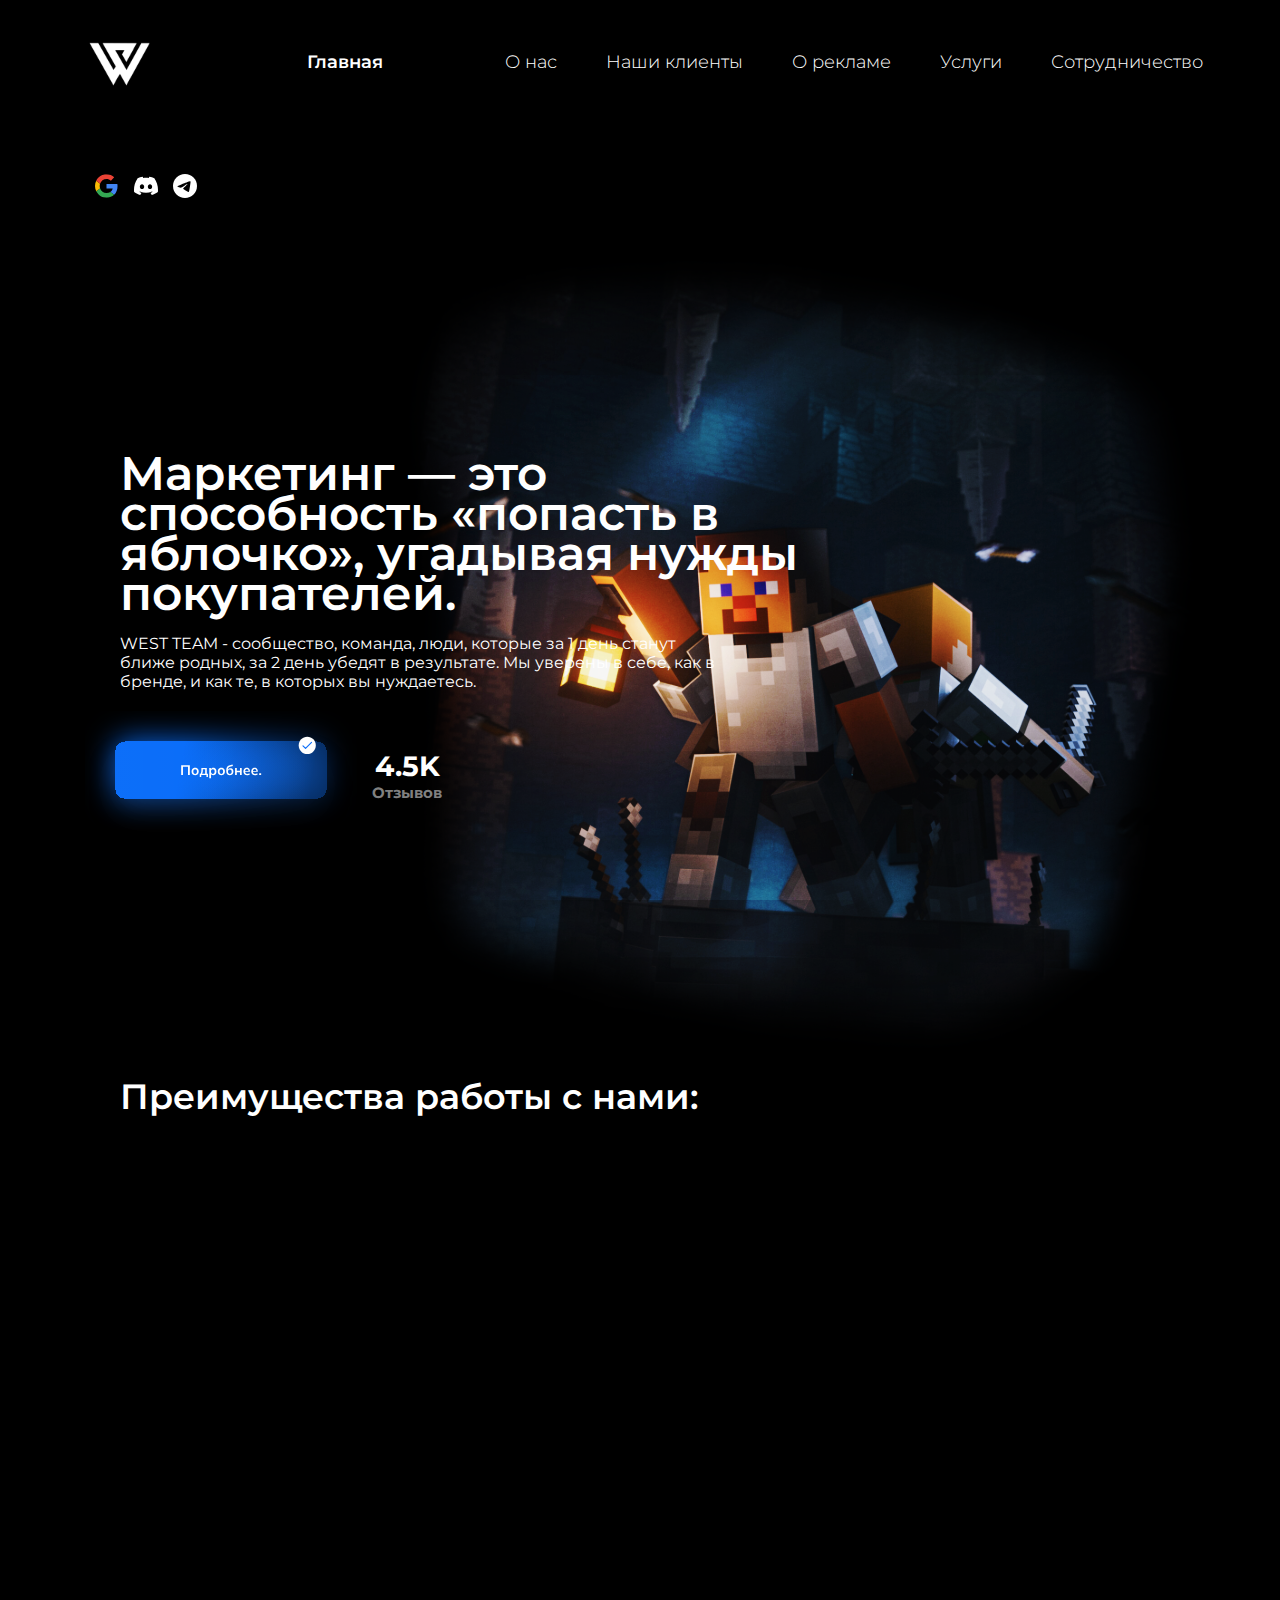
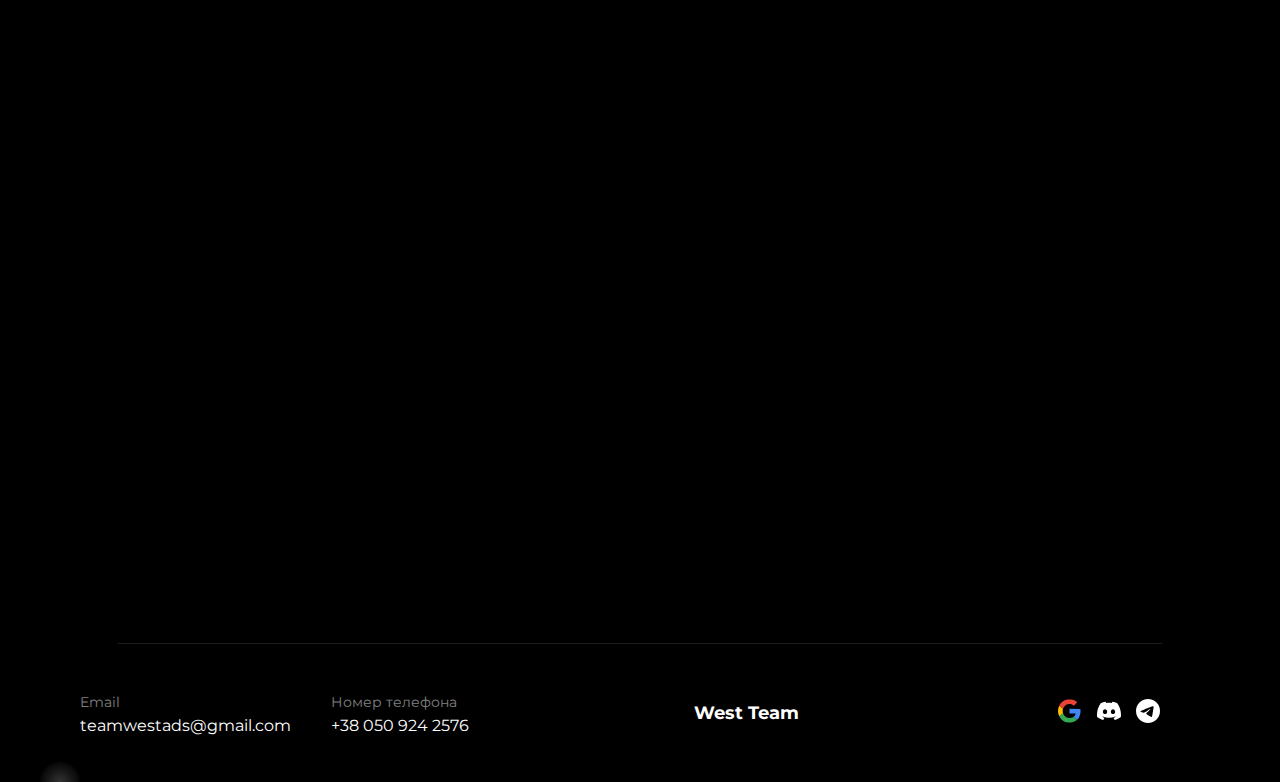
<file: index.html>
<!DOCTYPE html>
<html lang="ru">

<head>
    <meta charset="UTF-8">
    <meta name="viewport" content="width=device-width, initial-scale=1.0">
    <title>West Team - Главная</title>
    <link rel="stylesheet" href="styles.css">
    <link rel="icon" href="svj/fav.svg">
    <link rel="preconnect" href="https://fonts.googleapis.com">
    <link rel="preconnect" href="https://fonts.gstatic.com/" crossorigin>
    <link href="https://fonts.googleapis.com/css2?family=Inter:ital,opsz,wght@0,14..32,100..900;1,14..32,100..900&family=Montserrat:ital,wght@0,100..900;1,100..900&family=Poppins:ital,wght@0,100;0,200;0,300;0,400;0,500;0,600;0,700;0,800;0,900;1,100;1,200;1,300;1,400;1,500;1,600;1,700;1,800;1,900&display=swap" rel="stylesheet">
    <meta name="viewport" content="width=device-width, initial-scale=1.0">
</head>

<header>
    <div class="header-inner">
        <div class="logo">
            <img src="svj/logotype.svg" alt="WEST TEAM Logo">
        </div>

        <input type="checkbox" id="burger-toggle">
        <label for="burger-toggle" class="burger">&#9776;</label>

        <nav>
            <a class="main" href="index.html">Главная</a>
            <a class="about" href="about.html">О нас</a>
            <a class="clients" href="clients.html">Наши клиенты</a>
            <a class="ad" href="ad.html">О рекламе</a>
            <a class="recom" href="#">Услуги</a>
            <a class="sotrud" href="command.html">Сотрудничество</a>
        </nav>

        <div class="icons">
            <a href="https://mail.google.com/mail/teamwestads" target="_blank"><img  class="google" src="svj/google.svg" alt="google"></a>
            <a href="https://discord.gg/teamwest" target="_blank"><img  class="discord" src="svj/discord.svg" alt="discord"></a>
            <a href="https://t.me/+j-oDsE-wvjIzMzV" target="_blank"><img  class="telegram" src="svj/telegram.svg" alt="telegram"></a>
        </div>
    </div>
</header>
    

<section class="hero">
    <div class="hero-text">
        <h1>Маркетинг — это способность «попасть в яблочко», угадывая нужды покупателей.</h1>
        <p>WEST TEAM - сообщество, команда, люди, которые за 1 день станут ближе родных, за 2 день убедят в результате. Мы уверены в себе, как в бренде, и как те, в которых вы нуждаетесь.</p>
        <div class="hero-buttons">
            <img class="press-icon" src="svj/press.svg" alt="Подробнее">
            <div class="reviews-counter">
                <span id="counter" class="counter">12.3К</span>
                <span class="reviews-text">Отзывов</span>
            </div>
        </div>
    </div>
</section>
<h2 class="prem">Преимущества работы с нами:</h2>

<section class="benefits">
    <div class="benefit-item" data-number="1">
        <h3>Контроль</h3>
        <p>Мониторинг динамики и выполнение задач с помощью Google таблиц в любое время</p>
    </div>
    <div class="benefit-item" data-number="2">
        <h3>Гибкость</h3>
        <p>Использование ручных и автоматических инструментов для достижения результата наравне с оперативностью изменений.</p>
    </div>
    <div class="benefit-item" data-number="3">
        <h3>Честность</h3>
        <p>Прозрачная система работы над проектом. Продвижение исключительно белыми методами.</p>
    </div>
    <div class="benefit-item" data-number="4">
        <h3>Отчетность</h3>
        <p>Продвижение исключительно белыми методами</p>
    </div>
    <div class="benefit-item" data-number="5">
        <h3>Масштабирование</h3>
        <p>Поиск и рекомендация других инструментов интернет маркетинга для развития проекта</p>
    </div>
    <div class="benefit-item" data-number="6">
        <h3>Коммуникация</h3>
        <p>Персональный куратор проекта для оперативной коммуникации и быстрого решения задач. Улучшение ваших игровых проектов с помощью технической помощи либо дизайнерских улучшений.</p>
    </div>
</section>

<section class="success-section">
    <h2>Ваш успех — наша приоритетная цель.</h2>
    <p>Что говорят наши клиенты? 🔥</p>
    <img src="svj/group.svg" alt="Отзывы клиентов">
</section>

<footer class="footer">
    <hr class="hr1">
    <div class="footer-container">
        <div class="footer-info">
            <div class="footer-item">
                <span>Email</span>
                <p>teamwestads@gmail.com</p>
            </div>
            <div class="footer-item">
                <span>Номер телефона</span>
                <p>+38 050 924 2576</p>
            </div>
        </div>
        <div class="footer-center">
            <h3>West Team</h3>
        </div>
        <div class="icons">
            <a href="https://mail.google.com/mail/teamwestads" target="_blank"><img  class="google" src="svj/google.svg" alt="google"></a>
            <a href="https://discord.gg/teamwest" target="_blank"><img  class="discord" src="svj/discord.svg" alt="discord"></a>
            <a href="https://t.me/+j-oDsE-wvjIzMzV" target="_blank"><img  class="telegram" src="svj/telegram.svg" alt="telegram"></a>
        </div>
    </div>
</footer>


</body>
<script src="script.js"></script>
</html>
</file>
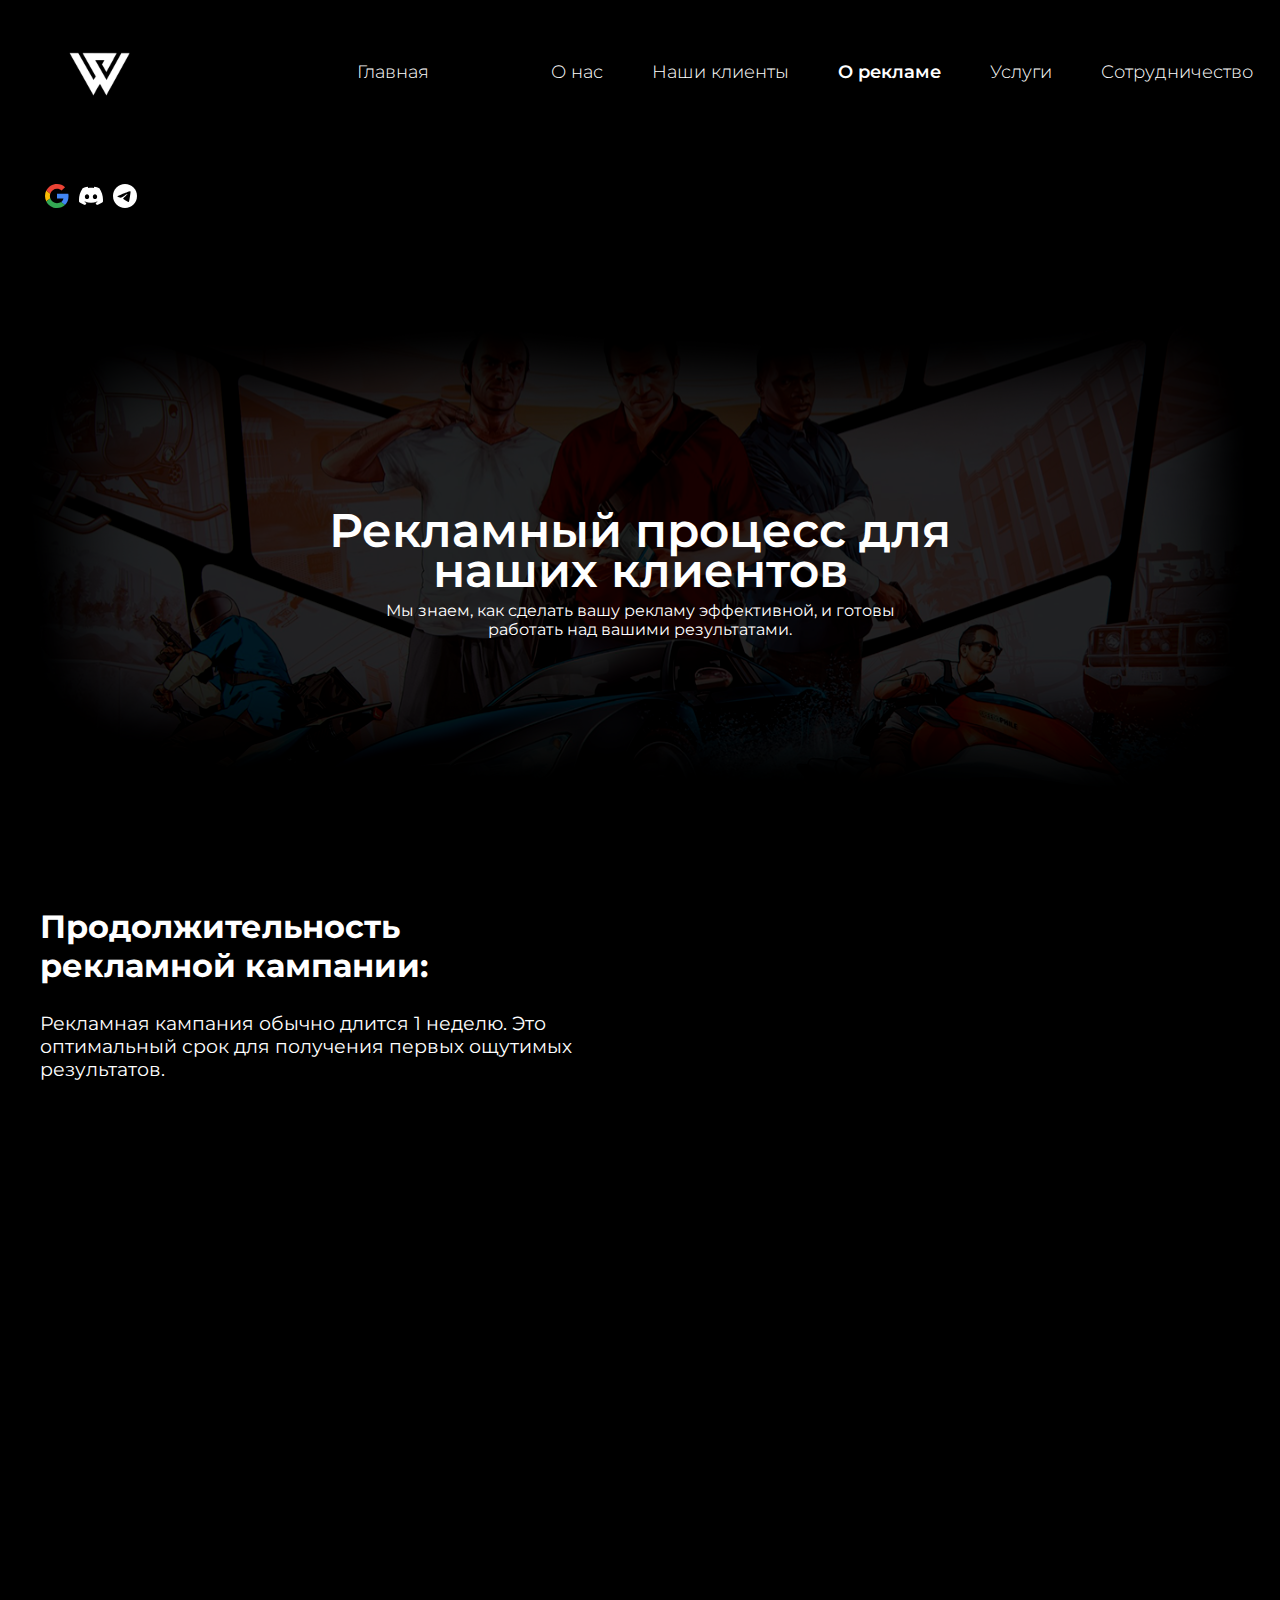
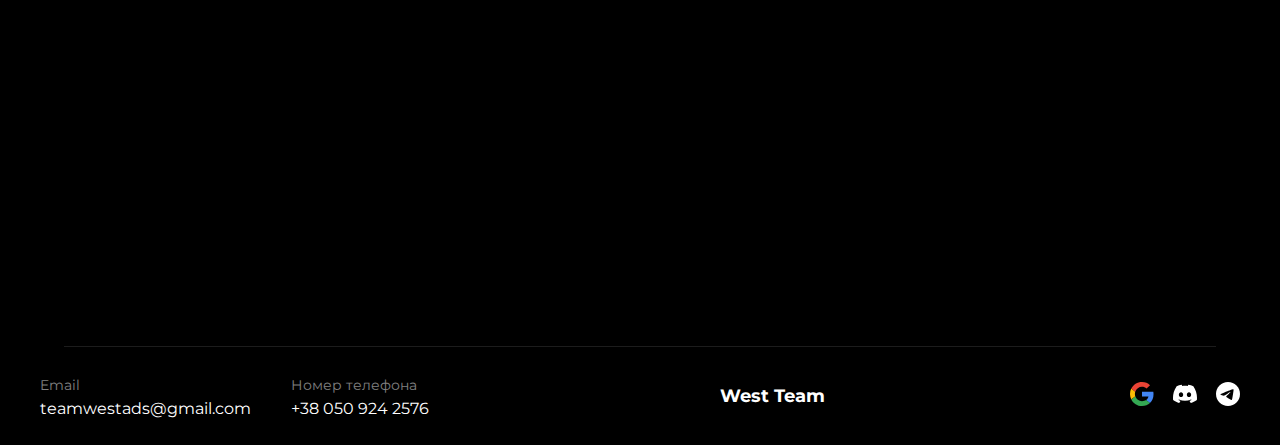
<file: ad.html>
<!DOCTYPE html>
<html lang="ru">
<head>
    <meta charset="UTF-8">
    <meta name="viewport" content="width=device-width, initial-scale=1.0">
    <title>West Team - Рекламный процесс</title>
    <link rel="stylesheet" href="style_ad.css">
    <link rel="icon" href="svj/fav.svg">
    <link rel="preconnect" href="https://fonts.googleapis.com">
    <link rel="preconnect" href="https://fonts.gstatic.com/" crossorigin>
    <link href="https://fonts.googleapis.com/css2?family=Inter:ital,opsz,wght@0,14..32,100..900;1,14..32,100..900&family=Montserrat:ital,wght@0,100..900;1,100..900&family=Poppins:ital,wght@0,100;0,200;0,300;0,400;0,500;0,600;0,700;0,800;0,900;1,100;1,200;1,300;1,400;1,500;1,600;1,700;1,800;1,900&display=swap" rel="stylesheet">
    <meta name="viewport" content="width=device-width, initial-scale=1.0">
    <meta name="apple-mobile-web-app-capable" content="yes">
    <meta name="apple-mobile-web-app-status-bar-style" content="black">
</head>
<body>

<header>


    
    <div class="header-inner">
        <div class="logo">
            <img src="svj/logotype.svg" alt="WEST TEAM Logo">
        </div>

        <input type="checkbox" id="burger-toggle">
        <label for="burger-toggle" class="burger">&#9776;</label>

        <nav>
            <a class="main" href="index.html">Главная</a>
            <a class="about" href="about.html">О нас</a>
            <a class="clients" href="clients.html">Наши клиенты</a>
            <a class="ad" href="ad.html">О рекламе</a>
            <a class="recom" href="#">Услуги</a>
            <a class="sotrud" href="command.html">Сотрудничество</a>
        </nav>

        <div class="icons">
            <a href="https://mail.google.com/mail/teamwestads" target="_blank"><img  class="google" src="svj/google.svg" alt="google"></a>
            <a href="https://discord.gg/teamwest" target="_blank"><img  class="discord" src="svj/discord.svg" alt="discord"></a>
            <a href="https://t.me/+j-oDsE-wvjIzMzV" target="_blank"><img  class="telegram" src="svj/telegram.svg" alt="telegram"></a>
        </div>
    </div>
</header>



    <header class="hero">
        <div class="overlay">
            <h1>Рекламный процесс для наших клиентов</h1>
            <p>Мы знаем, как сделать вашу рекламу эффективной, и готовы работать над вашими результатами.</p>
        </div>
    </header>

    <section class="content">
        <h2>Продолжительность рекламной кампании:</h2>
        <p>Рекламная кампания обычно длится 1 неделю. Это оптимальный срок для получения первых ощутимых результатов.</p>
    </section>

    <section class="process">
        <img src="svj/bg_process.svg" alt="Рекламная иллюстрация"> 
        <div>
            <h2>Каким образом проходит процесс рекламы?</h2>
            <img src="svj/process_svg.svg" alt="">
        </div>
    </section>

    <section class="why">
        <h2>Почему это работает?</h2>
        <p>Мы уже знаем, как добиться успеха. Наши стримеры и контент-мейкеры имеют огромный опыт работы с игровыми проектами, 
        а наша рекламная система протестирована и усовершенствована, к тому же непрерывно изменяется. 
        Мы полностью проводим кампанию, анализ и исправляем слабые места, чтобы максимизировать результат.</p>
    </section>




    <footer class="footer">
        <hr class="hr1">
        <div class="footer-container">
            <div class="footer-info">
                <div class="footer-item">
                    <span>Email</span>
                    <p>teamwestads@gmail.com</p>
                </div>
                <div class="footer-item">
                    <span>Номер телефона</span>
                    <p>+38 050 924 2576</p>
                </div>
            </div>
            <div class="footer-center">
                <h3>West Team</h3>
            </div>
            <div class="footer-icons">
                <a href="https://mail.google.com/mail/teamwestads" target="_blank"><img  class="google" src="svj/google.svg" alt="google"></a>
                <a href="https://discord.gg/teamwest" target="_blank"><img  class="discord" src="svj/discord.svg" alt="discord"></a>
                <a href="https://t.me/+j-oDsE-wvjIzMzV" target="_blank"><img  class="telegram" src="svj/telegram.svg" alt="telegram"></a>
            </div>
        </div>
    </footer>
    

    <script src="script2.js"></script>
</body>
</html>
</file>
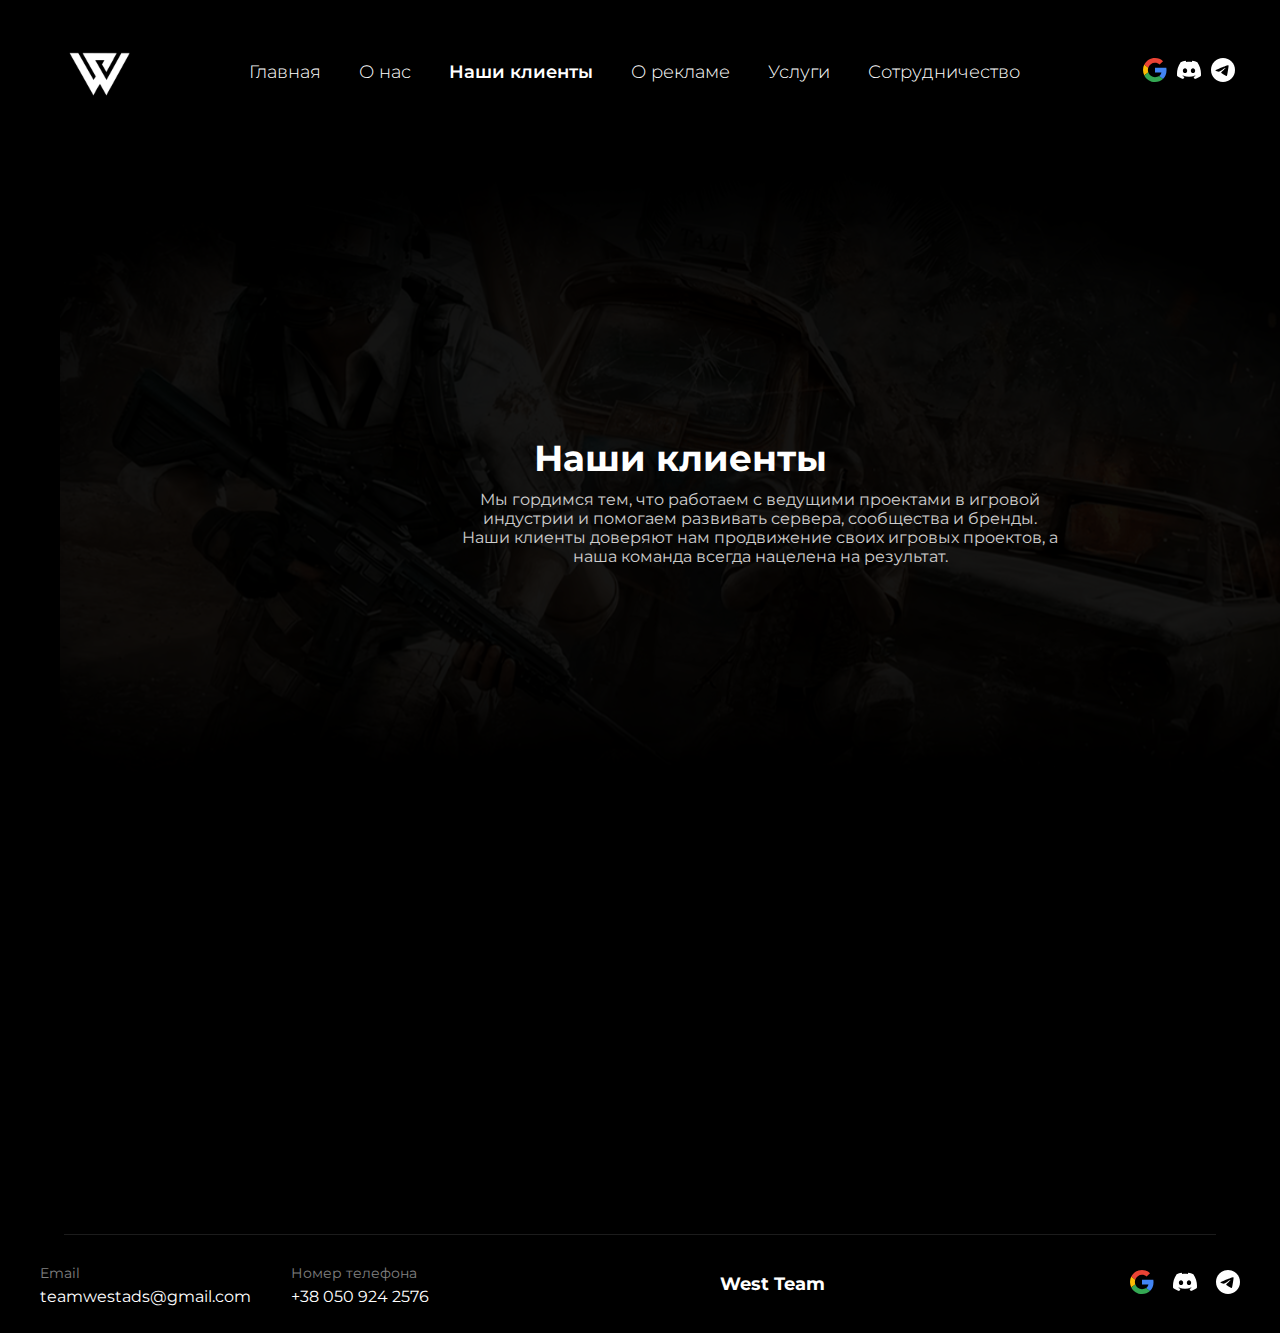
<file: clients.html>
<!DOCTYPE html>
<html lang="ru">
<head>
    <meta charset="UTF-8">
    <meta name="viewport" content="width=device-width, initial-scale=1.0">
    <title>West Team - Клиенты</title>
    <link rel="stylesheet" href="style_clients.css">
    <link rel="icon" href="svj/fav.svg">
    <link rel="preconnect" href="https://fonts.googleapis.com">
    <link rel="preconnect" href="https://fonts.gstatic.com/" crossorigin>
    <link href="https://fonts.googleapis.com/css2?family=Inter:ital,opsz,wght@0,14..32,100..900;1,14..32,100..900&family=Montserrat:ital,wght@0,100..900;1,100..900&family=Poppins:ital,wght@0,100;0,200;0,300;0,400;0,500;0,600;0,700;0,800;0,900;1,100;1,200;1,300;1,400;1,500;1,600;1,700;1,800;1,900&display=swap" rel="stylesheet">
    <meta name="viewport" content="width=device-width, initial-scale=1.0">
    <style>
        body {
            overflow-x: hidden;
        }
    </style>
</head>
<body>
    <header>


    
        <div class="header-inner">
            <div class="logo">
                <img src="svj/logotype.svg" alt="WEST TEAM Logo">
            </div>
    
            <input type="checkbox" id="burger-toggle">
            <label for="burger-toggle" class="burger">&#9776;</label>
    
            <nav>
                <a class="main" href="index.html">Главная</a>
                <a class="about" href="about.html">О нас</a>
                <a class="clients" href="clients.html">Наши клиенты</a>
                <a class="ad" href="ad.html">О рекламе</a>
                <a class="recom" href="#">Услуги</a>
                <a class="sotrud" href="command.html">Сотрудничество</a>
            </nav>
    
            <div class="icons">
                <a href="https://mail.google.com/mail/teamwestads" target="_blank"><img  class="google" src="svj/google.svg" alt="google"></a>
                <a href="https://discord.gg/teamwest" target="_blank"><img  class="discord" src="svj/discord.svg" alt="discord"></a>
                <a href="https://t.me/+j-oDsE-wvjIzMzV" target="_blank"><img  class="telegram" src="svj/telegram.svg" alt="telegram"></a>
            </div>
        </div>
    </header>
    <div class="header-background">
        <h1>Наши клиенты</h1>
        <p class="description">
            Мы гордимся тем, что работаем с ведущими проектами в игровой индустрии и помогаем развивать сервера, сообщества и бренды. Наши клиенты доверяют нам продвижение своих игровых проектов, а наша команда всегда нацелена на результат.
        </p>
    </div>
    <div class="clients-section reveal">
        <h2>Среди наших клиентов:</h2>
        <div class="clients1">
            <div class="client">
                <h3>Minecraft серверы</h3>
                <p>Которым мы помогли привлечь активную аудиторию и увеличить популярность.</p>
            </div>
            <div class="client">
                <h3>Геймерские сообщества и группы</h3>
                <p>Группы в социальных сетях, которые мы поддерживаем и развиваем.</p>
            </div>
            <div class="client">
                <h3>Стримеры и контент-мейкеры</h3>
                <p>С которыми мы работаем для продвижения на популярных платформах.</p>
            </div>
        </div>
    </div> 
    
    <footer class="footer hidden ">
        <hr class="hr1">
        <div class="footer-container">
            <div class="footer-info">
                <div class="footer-item">
                    <span>Email</span>
                    <p>teamwestads@gmail.com</p>
                </div>
                <div class="footer-item">
                    <span>Номер телефона</span>
                    <p>+38 050 924 2576</p>
                </div>
            </div>
            <div class="footer-center">
                <h3>West Team</h3>
            </div>
            <div class="footer-icons">
                <a href="https://mail.google.com/mail/teamwestads" target="_blank"><img  class="google" src="svj/google.svg" alt="google"></a>
                <a href="https://discord.gg/teamwest" target="_blank"><img  class="discord" src="svj/discord.svg" alt="discord"></a>
                <a href="https://t.me/+j-oDsE-wvjIzMzV" target="_blank"><img  class="telegram" src="svj/telegram.svg" alt="telegram"></a>
            </div>
        </div>
    </footer>
    
    <script src="script4.js"></script>
</body>
</html>
</file>
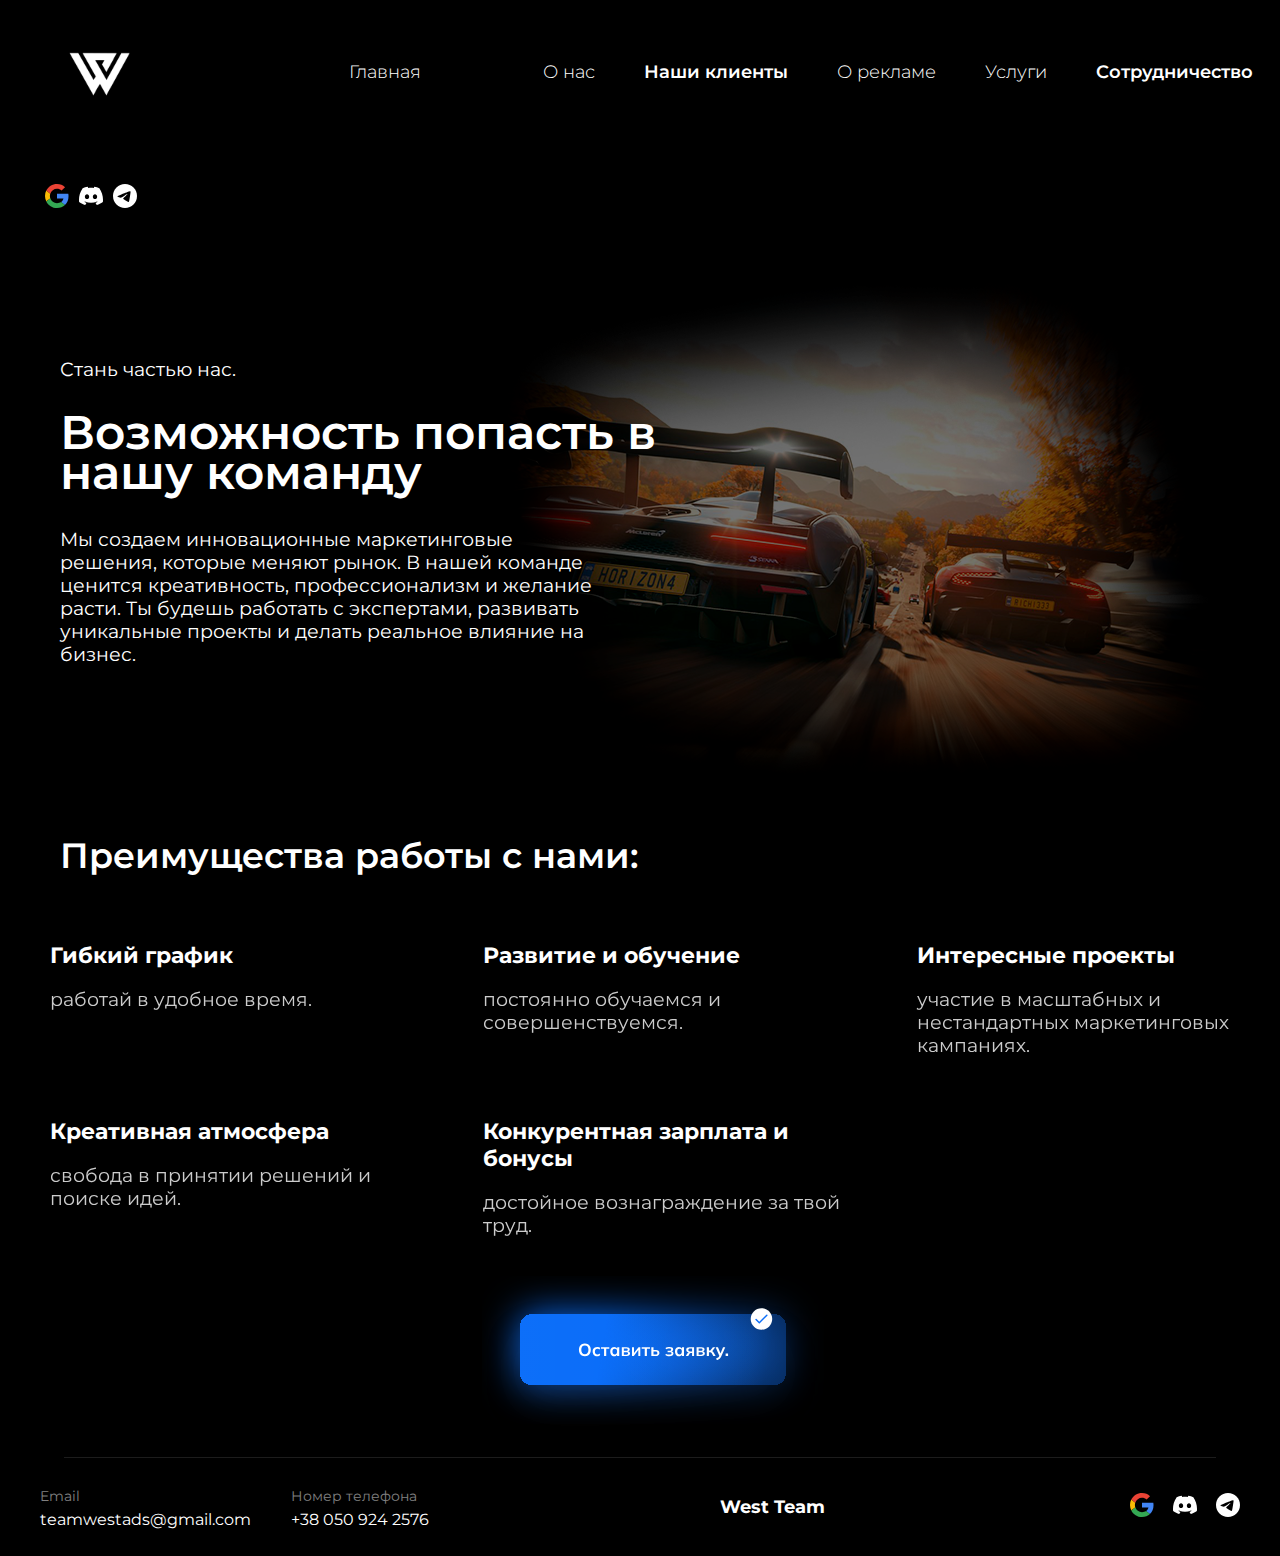
<file: command.html>
<!DOCTYPE html>
<html lang="en">
<head>
    <meta charset="UTF-8">
    <meta name="viewport" content="width=device-width, initial-scale=1.0">
    <title>West Team - Как попасть в команду</title>
    <link rel="stylesheet" href="command.css">
    <link rel="stylesheet" href="style_clients.css">
    <link rel="icon" href="svj/fav.svg">
    <link rel="preconnect" href="https://fonts.googleapis.com">
    <link rel="preconnect" href="https://fonts.gstatic.com/" crossorigin>
    <link href="https://fonts.googleapis.com/css2?family=Inter:ital,opsz,wght@0,14..32,100..900;1,14..32,100..900&family=Montserrat:ital,wght@0,100..900;1,100..900&family=Poppins:ital,wght@0,100;0,200;0,300;0,400;0,500;0,600;0,700;0,800;0,900;1,100;1,200;1,300;1,400;1,500;1,600;1,700;1,800;1,900&display=swap" rel="stylesheet">
    <meta name="viewport" content="width=device-width, initial-scale=1.0">
    <style>
        body {
            overflow-x: hidden;
        }
    </style>
</head>
<body>

<header>
    <div class="header-inner">
        <div class="logo">
            <img src="svj/logotype.svg" alt="WEST TEAM Logo">
        </div>

        <input type="checkbox" id="burger-toggle">
        <label for="burger-toggle" class="burger">&#9776;</label>

        <nav>
            <a class="main" href="index.html">Главная</a>
            <a class="about" href="about.html">О нас</a>
            <a class="clients" href="clients.html">Наши клиенты</a>
            <a class="ad" href="ad.html">О рекламе</a>
            <a class="recom" href="#">Услуги</a>
            <a class="sotrud" href="command.html">Сотрудничество</a>
        </nav>

        <div class="icons">
            <a href="https://mail.google.com/mail/teamwestads" target="_blank"><img  class="google" src="svj/google.svg" alt="google"></a>
            <a href="https://discord.gg/teamwest" target="_blank"><img  class="discord" src="svj/discord.svg" alt="discord"></a>
            <a href="https://t.me/+j-oDsE-wvjIzMzV" target="_blank"><img  class="telegram" src="svj/telegram.svg" alt="telegram"></a>
        </div>
    </div>
</header>

<section class="hero">
    <div class="hero-text">
        <p1>Стань частью нас. </p1>
        <h1>Возможность попасть в нашу команду</h1>
        <p>Мы создаем инновационные маркетинговые решения, которые меняют рынок. В нашей команде ценится креативность, профессионализм и желание расти. Ты будешь работать с экспертами, развивать уникальные проекты и делать реальное влияние на бизнес.</p>
        </div>
    </div>
</section>

<h2 class="prem">Преимущества работы с нами:</h2>

<section class="benefits">
    <div class="benefit-item">
        <h3>Гибкий график</h3>
        <p>работай в удобное время.</p>
    </div>
    <div class="benefit-item">
        <h3>Развитие и обучение</h3>
        <p>постоянно обучаемся и совершенствуемся.</p>
    </div>
    <div class="benefit-item">
        <h3>Интересные проекты</h3>
        <p>участие в масштабных и нестандартных маркетинговых кампаниях.</p>
    </div>
    <div class="benefit-item">
        <h3>Креативная атмосфера</h3>
        <p>свобода в принятии решений и поиске идей.</p>
    </div>
    <div class="benefit-item">
        <h3>Конкурентная зарплата и бонусы</h3>
        <p>достойное вознаграждение за твой труд.</p>
    </div>

</section>
<div class="hero-buttons">
    <img class="press-icon" src="svj/button.svg" alt="Подробнее">
    </div>
<footer class="footer">
    <hr class="hr1">
    <div class="footer-container">
        <div class="footer-info">
            <div class="footer-item">
                <span>Email</span>
                <p>teamwestads@gmail.com</p>
            </div>
            <div class="footer-item">
                <span>Номер телефона</span>
                <p>+38 050 924 2576</p>
            </div>
        </div>
        <div class="footer-center">
            <h3>West Team</h3>
        </div>
        <div class="footer-icons">
            <a href="https://mail.google.com/mail/teamwestads" target="_blank"><img  class="google" src="svj/google.svg" alt="google"></a>
            <a href="https://discord.gg/teamwest" target="_blank"><img  class="discord" src="svj/discord.svg" alt="discord"></a>
            <a href="https://t.me/+j-oDsE-wvjIzMzV" target="_blank"><img  class="telegram" src="svj/telegram.svg" alt="telegram"></a>
        </div>
    </div>
</footer>

</body>
</html>
</file>
<file: styles.css>
* {
    box-sizing: border-box;
    margin: 0;
    padding: 0;
    user-select: none;


}

body {
    max-width: 1440px;
    margin: 0 auto;
    padding: 0 60px;
    background: #000000;
    color: white;
}

.counter {
    font-weight: bold;
    font-size: 24px;
    transition: all 0.5s ease-in-out;
}

.cursor-light {
    position: fixed; /* Фиксируем относительно окна браузера */
    width: 40px;
    height: 40px;
    background: radial-gradient(circle, rgba(255, 255, 255, 0.2) 0%, rgba(255, 255, 255, 0) 80%);
    border-radius: 50%;
    pointer-events: none;
    transform: translate(-50%, -50%);
    z-index: 1000;
    transition: transform 0.05s linear, opacity 0.2s ease-in-out;
}
.footer {
    background: black;
    color: white;
    padding: 20px 0;
    text-align: center;
    font-family: Montserrat;
}

.hr1 {
    border: none;
    height: 1px;
    background: #1C1C1C;
    width: 90%;
    margin: 0 auto 20px;

}


@keyframes slightPulse {
    0% {
        transform: scale(1);
    }
    50% {
        transform: scale(1.01);
    }
    100% {
        transform: scale(1);
    }
}

.benefit-item {
    animation: slightPulse 2s infinite ease-in-out;
}


.footer-container {
    display: flex;
    justify-content: space-between;
    align-items: center;
    max-width: 1200px;
    margin: 0 auto;
    padding: 0 20px;
    text-align: left;
}

.footer-info {
    display: flex;
    gap: 40px;
    align-items: left;
}

.footer-item span {
    font-size: 14px;
    color: gray;

}

.footer-item p {
    margin: 5px 0 0;
    font-size: 16px;
}


.footer-center h3 {
    font-size: 18px;
    font-weight: bold;
    font-family: Montserrat;
    display: flex;
    justify-content: center;
    align-items: center;
    text-align: center;
    width: 100%;
    margin-right: 30px;
}

.footer-icons a img {
    width: 24px;
    height: 24px;
    margin-left: 15px;
}



header {
    width: 100%;
    position: relative;
}

.header-inner {
    display: flex;
    justify-content: space-between;
    align-items: center;
    flex-wrap: wrap;
    gap: 15px;
    position: relative;
}



.logo img {
    width: 120px;
    height: auto;
}

.google {
    display: flex;
    width: 32px;
    height: 32px;
    padding-right: 0.64px;
    justify-content: center;
    align-items: center;
    flex-shrink: 0;
    margin-right: 5px;
}

.discord {
    width: 32px;
    height: 32px;
    flex-shrink: 0;
    margin-right: 5px;
}

.telegram {
    width: 32px;
    height: 32px;
    flex-shrink: 0;
    margin-right: 5px;
}


nav {
    display: flex;
    gap: 15px;
    flex-wrap: wrap;
}

nav a {
    color: white;
    text-decoration: none;
    font-family: Montserrat;
    font-size: 18px;
    font-weight: 300;
    margin: 17px;
}

nav a.main {
    font-weight: 600;
    margin-right: 90px;
}



.icons {
    display: flex;
    gap: 10px;
    margin: 35px;
}

.icons img {
    width: 24px;
    height: 24px;
    cursor: pointer;
    transition: 0.3s;
}

.icons img:hover {
    opacity: 0.7;
}

nav a:hover {
    opacity: 0.7;
    transition: 0.3s;
}


.burger {
    display: none;
    cursor: pointer;
    font-size: 30px;
    user-select: none;
}

#burger-toggle {
    display: none;
}


.button-container {
    display: flex;
    flex-direction: column;
    align-items: flex-start; 
    gap: 5px;
}

.button {
    padding: 12px 24px;
    background: linear-gradient(90deg, #2563eb, #1e40af);
    border: none;
    border-radius: 10px;
    font-size: 16px;
    cursor: pointer;
    color: white;
    font-weight: 500;
}

.icon {
    width: 100px;
    height: 100px;
}

.button:hover {
    background: linear-gradient(90deg, #1e4dc4, #162d77);
}

.press-icon {
    width: 272px;
    height: auto;

    margin-left: 25px;
    animation: pulse 2s infinite ease-in-out;
}

@keyframes pulse {
    0% {
        transform: scale(1);
    }
    50% {
        transform: scale(1.05);
    }
    100% {
        transform: scale(1);
    }
}

.benefits {
    display: grid;
    grid-template-columns: repeat(3, 1fr); 
    gap: 20px;
    padding: 40px 0px;
    text-align: left;
    max-width: 1200px;
    margin: 0 auto;
    font-family: Montserrat;
    opacity: 0;
    transform: translateY(50px);
    transition: opacity 0.8s ease-out, transform 0.8s ease-out;
}

.benefits.visible {
    opacity: 1;
    transform: translateY(0);
}


.reviews {
    font-family: Montserrat;
    font-size: 35px;
    font-style: normal;
    font-weight: 600;
    line-height: 85.02%;
    margin-left: 40px;
}

.reviews h2 {
    font-size: 35px;
    font-family: Montserrat;
    font-size: 35px;
    font-style: normal;
    font-weight: 600;
    line-height: 85.02%;
}

.reviews p {
    font-size: 18px;
    margin-top: 15px;
    margin-bottom: 20px;
}

.slider {
    display: flex;
    align-items: center;
    justify-content: center;
    gap: 15px;
}

.review-container {
    display: flex;
    gap: 20px;
    overflow: hidden;
    width: 80%;
}

.review-card {
    background: #111;
    padding: 20px;
    border-radius: 20px;
    width: 300px;
    text-align: center;
    transition: transform 0.5s;
}

.avatar {
    width: 80px;
    height: 80px;
    border-radius: 50%;
}

.stars {
    color: gold;
    font-size: 20px;
}

.prev-btn, .next-btn {
    background: #fff;
    color: black;
    border: none;
    padding: 10px 15px;
    border-radius: 50%;
    cursor: pointer;
    font-size: 20px;
}

.prev-btn:hover, .next-btn:hover {
    background: #ddd;
}


.prem {
    font-family: Montserrat;
    font-size: 35px;
    font-style: normal;
    font-weight: 600;
    line-height: 85.02%;
    margin-left: 60px;
}

.benefit-item {
    margin-top: 60px;
    padding: 20px;
    border-radius: 0px;
    position: relative;
    overflow: hidden;
    background: none;
    overflow: visible;
}

.benefit-item::before {
    content: "";
    position: absolute;
    top: -50px;
    left: -35px; 
    width: 150px;
    height: 150px;
    box-shadow: none;
    z-index: -1;
    height: 200px;
    background: url('svj/first.svg') no-repeat center;
    background-size: contain;
}


.benefit-item[data-number="1"]::before {
    background-image: url('svj/first.svg');
}

.benefit-item[data-number="2"]::before {
    background-image: url('svj/two.svg');
}

.benefit-item[data-number="3"]::before {
    background-image: url('svj/three.svg');
}

.benefit-item[data-number="4"]::before {
    background-image: url('svj/four.svg');
}

.benefit-item[data-number="5"]::before {
    background-image: url('svj/five.svg');
}

.benefit-item[data-number="6"]::before {
    background-image: url('svj/six.svg');
}

.benefit-item h3 {
    font-size: 20px;
    margin-bottom: 10px;
    padding-left: 50px; 
}

.benefit-item p {
    font-size: 14px;
    opacity: 0.8;
    padding-left: 50px;
}

@media (max-width: 768px) {
    .benefits {
        display: flex;

        flex-direction: column;
        align-items: center;
        text-align: center;
    }

    .benefit-item {
        max-width: 90%;
    }


}






.hero {
    display: flex;
    align-items: center;
    justify-content: space-between;
    padding: 0;
    max-width: 100%;
    margin: 0;
    background-image: url('svj/backg.svg');
    background-size: contain;
    background-position: right center;
    background-repeat: no-repeat;
    width: 100vw;
    height: 870px; 
    margin-right: 45px;
    margin-top: -25px;

}


.hero h1 {
    font-size: 32px;
    font-weight: bold;
    margin-bottom: 20px;
    max-width: 63%;
    flex: 1;
    margin-left: 60px;
    font-size: 47px;
    font-style: normal;
    font-weight: 600;
    line-height: 85%;
    font-family: Montserrat;
}

.hero p {
    font-size: 16px;
    max-width: 600px;
    margin-bottom: 20px;
    word-wrap: break-word;
    margin-right: 30px;
    color: #FFF;
    font-style: normal;
    font-weight: 400;
    line-height: normal;
    margin-left: 60px;
    font-family: Montserrat;
}

.success-section {
    text-align: left;
    color: white;
    margin: 50px 0;
    padding-left: 60px;
    font-family: Montserrat;
    opacity: 0;
    transform: translateY(50px);
    transition: opacity 0.8s ease-out, transform 0.8s ease-out;
}

.success-section.visible {
    opacity: 1;
    transform: translateY(0);
}

.success-section h2 {
    font-size: 35px;
    font-weight: 700;
    margin-bottom: 15px;
}

.success-section p {
    font-size: 20px;
    margin-bottom: 25px;
}

.success-section img {
    width: 110%;
    max-width: 1100px;
    display: block;
    margin-left: 0;
}

.button {
    padding: 12px 24px;
    background: #2563eb;
    border: none;
    border-radius: 10px;
    font-size: 16px;
    cursor: pointer;
    color: white;
    font-weight: 500;
}

.button:hover {
    background: #1e4dc4;
}

.reviews-counter {
    display: flex;
    flex-direction: column;
    align-items: center;
    text-align: center;
}

.counter {
    font-size: 28px;
    font-weight: 700;
    color: white;
}

.reviews-text {
    font-size: 15px;
    color: gray;
}

.advantages {
    color: #FFF;
    font-family: Montserrat;
    font-size: 21px;
    font-style: normal;
    font-weight: 600;
    line-height: 85.02%; 
    padding: 40px 45px;
    text-align: left;
}

.adv-list {
    display: flex;
    flex-wrap: wrap;
    justify-content: center;
    gap: 20px;
}

.adv-item {
    background: #1a1a1a;
    padding: 20px;
    border-radius: 8px;
    width: 200px;
}

.hero-buttons {
    display: flex;
    align-items: center;
    gap: 15px; 
    display: flex;
    font-family: Montserrat;
    font-weight: bold;

}

.press-icon,
.comments-icon {
    height: auto;
    cursor: pointer;
}


.reviews {
    padding: 40px 20px;
}

.review-list {
    display: flex;
    flex-wrap: wrap;
    justify-content: center;
    gap: 20px;
}

.review-card {
    background: #1a1a1a;
    padding: 20px;
    border-radius: 8px;
    width: 250px;
}

@media (max-width: 768px) {
    * {
        box-sizing: border-box;
        user-select: none;
        outline: 1px red;
        justify-content: center;
        align-items: center;
 
        text-align: center;
    }
   

    .logo img {
        width: 80px;
        height: auto;
    }

    #burger-toggle:checked + label.burger + nav {
        display: flex;
        opacity: 1;
        transform: translateY(0);
        transition: all 0.5s ease-in-out;
    }

    nav {
        display: none;
        flex-direction: column;
        width: 100%;
        position: absolute;
        top: 80px;
        left: 0;
        background: #000;
        z-index: 10;
        opacity: 0;
        transform: translateY(-30px);
        transition: all 0.3s ease-in-out;
    }

    nav a {
        color: white;
        text-decoration: none;
        font-size: 1rem; 
        padding: 10px;
        display: block;
        text-align: center;
        opacity: 0;
        animation: fadeInUp 0.5s ease-out forwards;
    }
    
    nav a:nth-child(1) { animation-delay: 0.2s; }
    nav a:nth-child(2) { animation-delay: 0.3s; }
    nav a:nth-child(3) { animation-delay: 0.4s; }
    nav a:nth-child(4) { animation-delay: 0.5s; }
    nav a:nth-child(5) { animation-delay: 0.6s; }
    nav a:nth-child(6) { animation-delay: 0.7s; }

    .icons {
        display: flex;
        gap: 10px;
        margin: 10px;
    }

    .icons img {
        width: 20px;
        height: 20px;
        cursor: pointer;
        transition: 0.3s;
    }
    .hero {
        font-size: 22px;
        font-weight: bold;
        margin-bottom: 20px;
        max-width: 63%;
        flex: 1;
        margin-left: -60px;
        
        font-style: normal;
        font-weight: 600;
        line-height: 85%;
        font-family: Montserrat;
    }
        .hero h1 {
            font-size: 40px;
            font-weight: bold;
            margin-bottom: 20px;
            max-width: 80%;
            flex: 1;
            margin-left: 60px;
     
            font-style: normal;
            font-weight: 600;
            line-height: 100%;
            font-family: Montserrat;
        }
        .prem {
            font-family: Montserrat;
            font-size: 30px;
            font-style: normal;
            font-weight: 600;
            max-width: 80%;
            margin-left: 60px;
        }
        .hero p {
            font-size: 14px;
            max-width: 600px;
            margin-bottom: 20px;
            word-wrap: break-word;
            margin-right: 30px;
            color: #FFF;
            font-style: normal;
            font-weight: 400;
            line-height: normal;
            margin-left: 60px;
            font-family: Montserrat;
     
    }
    .burger {
        display: block;
        cursor: pointer;
        font-size: 30px;
        user-select: none;
    }

    #burger-toggle {
        display: none;
    }

    #burger-toggle:checked + label.burger + nav {
        display: flex;
    }

    /* Hero секция */
    .footer {
        padding: 10px 0; 
    }
    
    .footer-container {
        flex-direction: column;
        align-items: center;
        padding: 10px; 
    }
    
    .footer-info {
        flex-direction: column; 
        gap: 10px;
        align-items: center;
    }
    
    .footer-item span {
        font-size: 12px; 
    }
    
    .footer-item p {
        font-size: 14px; 
    }
    
    .footer-center h3 {
        font-size: 16px; 
        margin-right: 0;
    }
    
    .footer-icons a img {
        width: 20px; 
        height: 20px;
        margin-left: 10px;
    }
    .success-section {
        text-align: left;
        color: white;
        margin: 10px 0;
        justify-content: center;
        font-family: Montserrat;
        opacity: 0;
        transform: translateY(50px);
        transition: opacity 0.8s ease-out, transform 0.8s ease-out;
    }
    
    .success-section.visible {
        opacity: 1;
        transform: translateY(0);
    }
    
    .success-section h2 {
        font-size: 25px;
        font-weight: 600;
        max-width: 100%;
    }
    
    .success-section p {
        font-size: 20px;
        margin-bottom: 25px;
    }
    

    
}
</file>
<file: style_ad.css>
* {
    user-select: none;

}
body {
    margin: 0;
    padding: 0;
    font-family: Montserrat, Arial, sans-serif;
    color: white;
    background-color: black;
    max-width: 1440px;
    margin: 0 auto;
}

header {
    width: 100%;
    position: relative;
    background-color: black;
}

.header-inner {
    display: flex;
    justify-content: space-between;
    align-items: center;
    flex-wrap: wrap;
    gap: 15px;
    position: relative;
    padding: 10px; 
}

.logo img {
    width: 120px;
    height: auto;
    margin-left: 30px;
}

nav {
    display: flex;
    gap: 15px;
    flex-wrap: wrap;
}

nav a {
    color: white;
    text-decoration: none;
    font-size: 18px;
    font-weight: 300;
    margin: 17px;
}

nav a.ad {
    font-weight: 600;
}
nav a.main {
  
    margin-right: 90px;
}
nav a:hover {
    opacity: 0.7;
    transition: 0.3s;
}


.icons {
    display: flex;
    gap: 10px;
    margin: 35px;
}

.icons img {
    width: 24px;
    height: 24px;
    cursor: pointer;
    transition: 0.3s;
}

.icons img:hover {
    opacity: 0.7;
}


@keyframes fadeInUp {
    0% {
        opacity: 0;
        transform: translateY(30px);
    }
    100% {
        opacity: 1;
        transform: translateY(0);
    }
}

.content, .process, .why {
    opacity: 0;
    transform: translateY(20px); 
}

.content.visible, .process.visible, .why.visible {
    opacity: 1;
    transform: translateY(0);
    animation: fadeInUp 1s ease-out forwards;
}

.burger {
    display: none;
    cursor: pointer;
    font-size: 30px;
    user-select: none;
}

#burger-toggle {
    display: none;
}

.hero {
    margin-top: 50px;
    background-image: url('svj/ad.svg');
    background-size: cover;
    background-position: center;
    height: 500px;
    display: flex;
    align-items: center;
    justify-content: center;
    text-align: center;
    position: relative;
}


.overlay {
    display: flex;
    flex-direction: column;
    align-items: center;
    justify-content: center;
}

.overlay h1 {
    background: none;
    padding: 20px;
    border-radius: 10px;
    max-width: 600px;
    font-size: 40px;
    font-size: 32px;
    font-weight: bold;
    margin-bottom: 20px;
    max-width: 63%;
    flex: 1;
    font-size: 47px;
    font-style: normal;
    font-weight: 600;
    line-height: 85%;
    font-family: Montserrat;
}

.hero p {
    margin-top: -30px;
    max-width: 541px;
}


.content, .process, .why {
    padding: 40px;
    max-width: 1200px;
    margin: auto;
}

.content h2 {
    margin-top: 60px;
    font-size: px;
    width: 40%;
    padding-bottom: 10px;
    font-size: 32px; /* Установите размер шрифта */
}

.content p {
    max-width: 541px;
    font-size: 19px;
    width: 60%;
    margin-top: -10px;
}

.process {
    display: flex;
    max-width: 1200px;
    margin: 30px auto;
    padding: 0 30px;
    align-items: flex-start; 
}
.process img:first-child {
    max-width: 60%;
    height: auto;
    margin-right: 0px; 
    margin-top: -30px;
    animation: pulse 2s infinite ease-in-out; 
}

.process div { 
    width: 60%;
}

.process h2 {
    text-align: left;
    margin-bottom: 20px;
    margin-left: 100px;
    margin-top: -30px;
    margin-bottom: 60px;

}


@keyframes pulse {
    0% {
        transform: scale(1);
        opacity: 1;
    }
    50% {
        transform: scale(1.05);
        opacity: 0.8; 
    }
    100% {
        transform: scale(1); 
        opacity: 1;
    }
}


.process img:last-child { 
    max-width: 100%;
    height: auto;
    margin-left: 100px;
    margin-top: -30px;

}

.process img {
    max-width: 100%; 
    height: auto;
    margin: 10px 0;
    margin-left: -40px;

}

.process ul {
    width: auto;
    text-align: left;
}

.why h2 {
    margin-top: -70px;
}

.why p {
    margin-top: -20px;
    max-width: 610px;
    font-size: 18px;
}

h2 {
    padding-bottom: 10px;
    font-size: 32px;
}

ol {
    list-style-type: decimal;
    padding-left: 20px;
}

.footer {
    background: black;
    color: white;
    padding: 20px 0;
    text-align: center;
    font-family: Montserrat;
}

.hr1 {
    border: none;
    height: 1px;
    background: #1C1C1C;
    width: 90%;
    margin: 0 auto 20px;

}



.footer-container {
    display: flex;
    justify-content: space-between;
    align-items: center;
    max-width: 1200px;
    margin: 0 auto;
    padding: 0 20px;
    text-align: left;
}

.footer-info {
    display: flex;
    gap: 40px;
    align-items: left;
}

.footer-item span {
    font-size: 14px;
    color: gray;

}

.footer-item p {
    margin: 5px 0 0;
    font-size: 16px;
}

@keyframes fadeInUp {
    0% {
        opacity: 0;
        transform: translateY(20px);
    }
    100% {
        opacity: 1;
        transform: translateY(0);
    }
}

.content, .process, .why {
    opacity: 0; 
    transition: opacity 0.5s ease-out, transform 0.5s ease-out;
}

.content.visible, .process.visible, .why.visible {
    opacity: 1;
    transform: translateY(0);
    animation: fadeInUp 1s ease-out forwards;
}


.footer-center h3 {
    font-size: 18px;
    font-weight: bold;
    font-family: Montserrat;
    display: flex;
    justify-content: center;
    align-items: center;
    text-align: center;
    width: 100%;
    margin-right: 30px;
}



.footer-icons a img {
    width: 24px;
    height: 24px;
    margin-left: 15px;
}


@media (max-width: 768px) {
    body {
        font-family: Arial, sans-serif;
        margin: 0;
        padding: 0;
        background-color: #000;
        color: #fff;
        font-family: Montserrat;
    }
    
    header {
        width: 100%;
        position: relative;
    }
    
    .header-inner {
        display: flex;
        justify-content: space-between;
        align-items: center;
        flex-wrap: wrap;
        gap: 15px;
        padding: 10px; 
    }
    
    .logo img {
        width: 80px;
        height: auto;
    }

    .hero h1, .hero p, .hero p1, .prem {
        margin-left: auto;
        margin-right: auto;
        text-align: center;
    }
    
    nav {
        display: none; 
        flex-direction: column;
        width: 100%;
        position: absolute;
        top: 60px; 
        left: 0;
        background: #000;
        z-index: 10;
    }
    
    nav a {
        color: white;
        text-decoration: none;
        font-family: Montserrat;
        font-size: 16px; 
        padding: 10px;
        display: block;
        text-align: center;
    }
    
    nav a.main {
        margin-right: 0; 
    }
    
    nav a.ad {
        font-weight: 600;
    }
    
    .icons {
        display: flex;
        gap: 10px;
        margin: 10px;
    }
    
    .icons img {
        width: 20px; 
        height: 20px;
        cursor: pointer;
        transition: 0.3s;
    }
    
    nav a:hover,
    .icons img:hover {
        opacity: 0.7;
        transition: 0.3s;
    }
    
    .burger {
        display: block; 
        cursor: pointer;
        font-size: 30px;
        user-select: none;
    }
    
    #burger-toggle {
        display: none;
    }
    
    #burger-toggle:checked + label.burger + nav {
        display: flex;
    }
    
    .hero {
        margin-top: 20px; 
        background-image: url('svj/ad.svg');
        background-size: cover;
        background-position: center;
        height: 200px; 
        display: flex;
        align-items: center;
        justify-content: center;
        text-align: center;
        position: relative;
    }
    
    .overlay {
        display: flex;
        flex-direction: column;
        align-items: center;
        justify-content: center;
    }
    
    .overlay h1 {
        background: none;
        padding: 10px;
        border-radius: 5px;
        max-width: 90%; 
        font-size: 24px; 
        font-weight: bold;
        margin-bottom: 10px;
        font-family: Montserrat;
    }
    
    .hero p {
        margin-top: -10px;
        max-width: 90%; 
        font-size: 16px;
    }
    
    .content, .process, .why {
        padding: 20px; 
        max-width: 100%; 
        margin: auto;
    }
    
    .content h2 {
        margin-top: 30px; 
        font-size: 24px; 
        width: 100%; 
    }
    
    .content p {
        max-width: 100%; 
        font-size: 16px; 
        margin-top: -5px;
    }
    
    .process {
        flex-direction: column; 
        align-items: center;
    }
    
    .process img:first-child {
        max-width: 90%; 
        margin-right: 0;
        margin-top: 10px;
    }
    
    .process div {
        width: 100%; 
    }
    
    .process h2 {
        text-align: center;
        margin-bottom: 10px;
        margin-left: 0;
        margin-top: 10px;
    }
    
    .process img:last-child {
        max-width: 90%; 
        margin-left: 0;
        margin-top: 10px;
    }
    
    .process img {
        margin: 5px 0;
        margin-left: 0;
    }
    
    .process ul {
        width: 100%; 
        text-align: left;
        padding-left: 20px;
        font-size: 16px; 
    }
    
    .why h2 {
        margin-top: 10px;
    }
    
    .why p {
        margin-top: 10px;
        max-width: 100%; 
        font-size: 16px; 
    }
    
    h2 {
        padding-bottom: 5px;
        font-size: 24px;
    }
    
    ol {
        list-style-type: decimal;
        padding-left: 20px;
        font-size: 16px; 
    }
    
    .footer {
        padding: 10px 0; 
    }
    
    .footer-container {
        flex-direction: column;
        align-items: center;
        padding: 10px; 
    }
    
    .footer-info {
        flex-direction: column; 
        gap: 10px;
        align-items: center;
    }
    
    .footer-item span {
        font-size: 12px; 
    }
    
    .footer-item p {
        font-size: 14px; 
    }
    
    .footer-center h3 {
        font-size: 16px; 
        margin-right: 0;
    }
    
    .footer-icons a img {
        width: 20px; 
        height: 20px;
        margin-left: 10px;
    }
}
</file>
<file: style_clients.css>
* {
    user-select: none;

}
body {
    margin: 0;
    padding: 0;
    font-family: Arial, sans-serif;
    color: white;
    background-color: black;
    font-family: Montserrat;
    max-width: 1440px;
    margin: 0 auto;
}

header {
    width: 100%;
    position: relative;
    background-color: black;
}

.header-inner {
    display: flex;
    justify-content: space-between;
    align-items: center;
    flex-wrap: wrap;
    gap: 15px;
    position: relative;
    padding: 10px; 
}

.logo img {
    width: 120px;
    height: auto;
    margin-left: 30px;
}

nav {

}

nav a {
    color: white;
    text-decoration: none;
    font-size: 18px;
    font-weight: 300;
    margin: 17px;
}

nav a.clients {
    font-weight: 600;
}

nav a:hover {
    opacity: 0.7;
    transition: 0.3s;
}
#burger-toggle:checked + label.burger + nav {
    display: flex;
    opacity: 1;
    transform: translateY(0);
    transition: all 0.5s ease-in-out;
}


.icons {
    display: flex;
    gap: 10px;
    margin: 35px;
}

.icons img {
    width: 24px;
    height: 24px;
    cursor: pointer;
    transition: 0.3s;
}

.icons img:hover {
    opacity: 0.7;
}


@keyframes fadeInUp {
    0% {
        opacity: 0;
        transform: translateY(30px);
    }
    100% {
        opacity: 1;
        transform: translateY(0);
    }
}

.content, .process, .why {
    opacity: 0;
    transform: translateY(20px); 
}

.content.visible, .process.visible, .why.visible {
    opacity: 1;
    transform: translateY(0);
    animation: fadeInUp 1s ease-out forwards;
}

.burger {
    display: none;
    cursor: pointer;
    font-size: 30px;
    user-select: none;
    z-index: 2;
}

#burger-toggle {
    display: none;
}

.header-background {
    position: relative;
    width: 100%;
    height: 650px; /* Уменьшил высоту */
    background: url('svj/fonn.svg') no-repeat center center;
    background-size: cover;
    display: flex;
    flex-direction: column;
    justify-content: center;
    align-items: center;
    text-align: center;
    padding: 20px;
    margin: 0 auto;
    opacity: 0;
    transform: scale(1.1);
    transition: opacity 1s ease-out, transform 1s ease-out;
    margin-left: 60px;

}



.header-background.visible {
    opacity: 1;
    transform: scale(1);
}

.header-background h1 {
    margin-left: -80px;
}



.header-background p {
    margin-left: 380px;
}


.header-background h1,
.header-background p {
    z-index: 2;
    position: relative;
    color: rgb(255, 255, 255);
}

.description {
    z-index: 2;
    position: relative;
    color: white;
    max-width: 602px;
}


.header-background::after {
    content: "";
    position: absolute;
    top: 0;
    left: 0;
    width: 100%;
    height: 100%;
    background: rgba(0, 0, 0, 0.5);
    z-index: 1;
    font-family: Montserrat;
}

.header-background h1 {
    font-family: Montserrat;
}

@keyframes reveal {
    from {
      opacity: 0;
      transform: translateY(50px); /* Блок начнёт с низу */
    }
    to {
      opacity: 1;
      transform: translateY(0); /* Блок вернется в исходное положение */
    }
  }
  
  /* Применим анимацию к блокам */
  .reveal {
    opacity: 0;
    animation: reveal 1s ease-out forwards; /* Задержка анимации на 1 сек */
  }
  
  .reveal.visible {
    opacity: 1;
    transform: translateY(0);
  }

.header-background p {
    font-family: Montserrat;
}

.clients-section {
    max-width: 1200px;
    margin: 50px auto;
    padding: 0 20px;
    color: white;
    text-align: left;
}

.clients-section h2 {
    font-size: 24px;
    font-weight: bold;
    text-align: left;
    margin-bottom: 20px;
    font-family: Montserrat;

}

.clients1 {
    display: flex;
    justify-content: space-between;
    align-items: flex-start;
    gap: 20px;
}
.client {
    width: 30%;
    text-align: left;
    background: none;
    padding: 20px;
    border-radius: 10px;
}

.client h3 {
    font-size: 18px;
    font-weight: bold;
}

.client p {
    font-size: 16px;
    line-height: 1.4;
}





.container {
    padding: 50px 20px;
    background: url('svj/fonn.svg') no-repeat top center;
    background-size: cover;
}

h1 {
    font-size: 36px;
    margin-bottom: 10px;
}

.description {
    max-width: 600px;
    margin: 0 auto;
    font-size: 16px;
    opacity: 0.8;
}

.clients1 {
    margin-top: 50px;
    display: flex;
    justify-content: center;
    flex-wrap: wrap;
    gap: 40px;
    font-family: Montserrat;
}

.client {
    max-width: 300px;
    background: none;
    padding: 20px;
    border-radius: 10px;
}

.client h3 {
    margin-bottom: 10px;
}







.footer-container {
    display: flex;
    justify-content: space-between;
    align-items: center;
    max-width: 1200px;
    margin: 0 auto;
    padding: 0 20px;
    text-align: left;
}

.footer-info {
    display: flex;
    gap: 40px;
    align-items: left;
}

.footer-item span {
    font-size: 14px;
    color: gray;

}

.footer-item p {
    margin: 5px 0 0;
    font-size: 16px;
}


.footer-center h3 {
    font-size: 18px;
    font-weight: bold;
    font-family: Montserrat;
    display: flex;
    justify-content: center;
    align-items: center;
    text-align: center;
    width: 100%;
    margin-right: 30px;
}

.footer-icons a img {
    width: 24px;
    height: 24px;
    margin-left: 15px;
}



.footer {
    background: black;
    color: white;
    padding: 20px 0;
    text-align: center;
    font-family: Montserrat;
}

.hr1 {
    border: none;
    height: 1px;
    background: #1C1C1C;
    width: 90%;
    margin: 0 auto 20px;

}


@media (max-width: 768px) {
    body {
        font-family: Montserrat, Arial, sans-serif;
        margin: 0;
        padding: 0;
        background-color: #000;
        color: #fff;
    }

    header {
        width: 100%;
        position: relative;
    }

    .header-inner {
        display: flex;
        justify-content: space-between;
        align-items: center;
        flex-wrap: wrap;
        gap: 15px;
        padding: 10px;
    }

    .logo img {
        width: 80px;
        height: auto;
    }

    nav {
        display: none;
        flex-direction: column;
        width: 100%;
        position: absolute;
        top: 60px;
        left: 0;
        background: #000;
        z-index: 10;
    }

    nav a {
        color: white;
        text-decoration: none;
        font-size: 16px;
        padding: 10px;
        display: block;
        text-align: center;
        opacity: 0;
        animation: fadeInUp 0.5s ease-out forwards;
    }


    nav a:nth-child(1) {
        animation-delay: 0.2s;
    }

    nav a:nth-child(2) {
        animation-delay: 0.3s;
    }

    nav a:nth-child(3) {
        animation-delay: 0.4s;
    }

    nav a:nth-child(4) {
        animation-delay: 0.5s;
    }

    nav a:nth-child(5) {
        animation-delay: 0.6s;
    }

    nav a:nth-child(6) {
        animation-delay: 0.7s;
    }

    .icons {
        display: flex;
        gap: 10px;
        margin: 10px;
    }

    .icons img {
        width: 20px;
        height: 20px;
        cursor: pointer;
        transition: 0.3s;
    }

    .burger {
        display: block;
        cursor: pointer;
        font-size: 30px;
        user-select: none;
    }

    #burger-toggle {
        display: none;
    }

    #burger-toggle:checked + label.burger + nav {
        display: flex;
    }

    .header-background {
        height: 250px;
        background-size: cover;
        text-align: center;
        padding: 20px;
        margin-left: 0;
    }

    .header-background h1 {
        font-size: 24px;
        margin-left: 0;
    }

    .header-background p {
        margin-left: 0;
        font-size: 16px;
        max-width: 90%;
    }

    .clients-section {
        padding: 20px;
        text-align: center;
    }

    .clients1 {
        flex-direction: column;
        align-items: center;
        gap: 20px;
    }

    .client {
        width: 100%;
    }

    .footer-container {
        flex-direction: column;
        align-items: center;
        padding: 10px;
    }

    .footer-info {
        flex-direction: column;
        align-items: center;
        gap: 10px;
    }

    .footer-item span {
        font-size: 12px;
    }

    .footer-item p {
        font-size: 14px;
    }

    .footer-center h3 {
        font-size: 16px;
        margin-right: 0;
    }

    .footer-icons a img {
        width: 20px;
        height: 20px;
        margin-left: 10px;
    }
}
</file>
<file: command.css>
* {
    user-select: none;

}
body {
    margin: 0;
    padding: 0;
    font-family: Montserrat, Arial, sans-serif;
    color: white;
    background-color: black;
    max-width: 1440px;
    margin: 0 auto;
}

/* Общие стили для хедера */

header {
    width: 100%;
    position: relative;
    background-color: black;
}

.header-inner {
    display: flex;
    justify-content: space-between;
    align-items: center;
    flex-wrap: wrap;
    gap: 15px;
    position: relative;
    padding: 10px; 
}

.logo img {
    width: 120px;
    height: auto;
    margin-left: 30px;
}

nav {
    display: flex;
    gap: 15px;
    flex-wrap: wrap;
}

nav a {
    color: white;
    text-decoration: none;
    font-size: 18px;
    font-weight: 300;
    margin: 17px;
}
nav a.main {
  
    margin-right: 90px;
}


nav a.sotrud {
    font-weight: 600;
}

nav a:hover {
    opacity: 0.7;
    transition: 0.3s;
}


.icons {
    display: flex;
    gap: 10px;
    margin: 35px;
}

.icons img {
    width: 24px;
    height: 24px;
    cursor: pointer;
    transition: 0.3s;
}

.icons img:hover {
    opacity: 0.7;
}


@keyframes fadeInUp {
    0% {
        opacity: 0;
        transform: translateY(30px);
    }
    100% {
        opacity: 1;
        transform: translateY(0);
    }
}

.content, .process, .why {
    opacity: 0;
    transform: translateY(20px); 
}

.content.visible, .process.visible, .why.visible {
    opacity: 1;
    transform: translateY(0);
    animation: fadeInUp 1s ease-out forwards;
}

.burger {
    display: none;
    cursor: pointer;
    font-size: 30px;
    user-select: none;
}

#burger-toggle {
    display: none;
}
.hero {
    display: flex;
    align-items: center;
    justify-content: space-between;
    padding: 0;
    max-width: 100%;
    margin: 0;
    background-image: url('svj/sotrudbg.svg');
    background-size: contain;
    background-position: right center;
    background-repeat: no-repeat;
    width: 100vw;
    height: 580px; 
    margin-right: 45px;
    margin-top: -25px;

}


.hero h1 {
    font-size: 32px;
    font-weight: bold;
    margin-bottom: 35px;
    max-width: 63%;
    flex: 1;
    margin-left: 60px;
    font-size: 47px;
    font-style: normal;
    font-weight: 600;
    line-height: 85%;
    font-family: Montserrat;
}

.hero p {
    font-size: 19px;
    max-width: 541px;
    margin-bottom: 20px;
    word-wrap: break-word;
    margin-right: 30px;
    color: #FFF;
    font-style: normal;
    font-weight: 400;
    line-height: normal;
    margin-left: 60px;
    font-family: Montserrat;
}
.hero p1{
    font-size: 19px;
    max-width: 541px;
    justify-content: center;
    text-align: center;
    margin-bottom: 20px;
    word-wrap: break-word;
    margin-right: 30px;
    color: #FFF;
    font-style: normal;
    font-weight: 400;
    line-height: normal;
    margin-left: 60px;
    font-family: Montserrat;
}
.prem {
    font-family: Montserrat;
    font-size: 35px;
    font-style: normal;
    font-weight: 600;
    line-height: 85.02%;
    margin-left: 60px;
}



.benefit-item h3 {
    font-size: 22px;
    margin-bottom: 10px;
    padding-left: 50px; 
}

.benefit-item p {
    font-size: 19px;
    opacity: 0.8;
    padding-left: 50px;
}
    .press-icon {
        width: 342px;
        height: auto;
    
        margin-left: 25px;
        animation: pulse 2s infinite ease-in-out;
    }
    
    @keyframes pulse {
        0% {
            transform: scale(1);
        }
        50% {
            transform: scale(1.05);
        }
        100% {
            transform: scale(1);
        }
    }
    
.benefits {
    display: grid;
    grid-template-columns: repeat(3, 1fr); 
    gap: 20px;
    padding: 20px 0px;
    text-align: left;
    max-width: 1350px;
    margin: 0 auto;
    font-family: Montserrat;
  

}
/* Футер */
.footer {
    background: black;
    color: white;
    padding: 20px 0;
    text-align: center;
    font-family: Montserrat;
}

.footer-container {
    display: flex;
    justify-content: space-between;
    align-items: center;
    max-width: 1200px;
    margin: 0 auto;
    padding: 0 20px;
    text-align: left;
}

.footer-info {
    display: flex;
    gap: 40px;
    align-items: left;
}

.footer-item span {
    font-size: 14px;
    color: gray;
}

.footer-item p {
    margin: 5px 0 0;
    font-size: 16px;
}

.footer-center h3 {
    font-size: 18px;
    font-weight: bold;
    font-family: Montserrat;
    display: flex;
    justify-content: center;
    align-items: center;
    text-align: center;
    width: 100%;
    margin-right: 30px;
}

.footer-icons a img {
    width: 24px;
    height: 24px;
    margin-left: 15px;
}

.hr1 {
    border: none;
    height: 1px;
    background: #1C1C1C;
    width: 90%;
    margin: 0 auto 20px;
}
.hero-buttons {
    display: flex;
    justify-content: center;
    align-items: center;
    text-align: center;
    gap: 15px; 
    display: flex;
    font-family: Montserrat;
    font-weight: bold;

}

.press-icon {
    height: auto;
    cursor: pointer;
}


@media (max-width: 768px) {
    * {
        user-select: none;
    }
    
    body {
        margin: 0;
        padding: 0;
        font-family: Montserrat, Arial, sans-serif;
        color: white;
        background-color: black;
        max-width: 100%;
        overflow-x: hidden;
    }
    
    header {
        width: 100%;
        position: relative;
    }

    .header-inner {
        display: flex;
        justify-content: center;
        align-items: center;
        flex-wrap: wrap;
        gap: 15px;
        padding: 10px;
    }

    .logo img {
        width: 80px;
        height: auto;
    }


    #burger-toggle:checked + label.burger + nav {
        display: flex;
        opacity: 1;
        transform: translateY(0);
        transition: all 0.5s ease-in-out;
    }
    
    nav {
        display: none;
        flex-direction: column;
        width: 100%;
        position: absolute;
        justify-content: center;
        top: 80px;
        left: 0;
        background: #000;
        z-index: 10;
        opacity: 0;
        transform: translateY(-30px);
        transition: all 0.3s ease-in-out;
    }

    nav a {
        color: white;
        text-decoration: none;
        font-size: 16px;
        padding: 10px;
        display: block;
        text-align: center;
        opacity: 0;
        animation: fadeInUp 0.5s ease-out forwards;
    }
    nav a:nth-child(1) {
        animation-delay: 0.2s;
    }

    nav a:nth-child(2) {
        animation-delay: 0.3s;
    }

    nav a:nth-child(3) {
        animation-delay: 0.4s;
    }

    nav a:nth-child(4) {
        animation-delay: 0.5s;
    }

    nav a:nth-child(5) {
        animation-delay: 0.6s;
    }

    nav a:nth-child(6) {
        animation-delay: 0.7s;
    }
    .icons {
        display: flex;
        gap: 10px;
        margin: 10px;
    }

    .icons img {
        width: 20px;
        height: 20px;
        cursor: pointer;
        transition: 0.3s;
    }

    .burger {
        display: block;
        cursor: pointer;
        font-size: 30px;
        user-select: none;
    }

    #burger-toggle {
        display: none;
    }

    #burger-toggle:checked + label.burger + nav {
        display: flex;
    }
    /* Hero секция */

    .benefits {
        display: block;
        grid-template-columns: repeat(3, 1fr); 
        gap: 20px;
        padding: 20px 0px;
 
        max-width: 1350px;
        margin: 0 auto;
        font-family: Montserrat;
    }

    .prem {
        font-family: Montserrat;
  
    }
    .hero-buttons {
        display: flex;
        justify-content: center;
        align-items: center;
        text-align: center;
        gap: 15px; 
        display: flex;
        font-family: Montserrat;
        font-weight: bold;
    
    }
}
</file>
